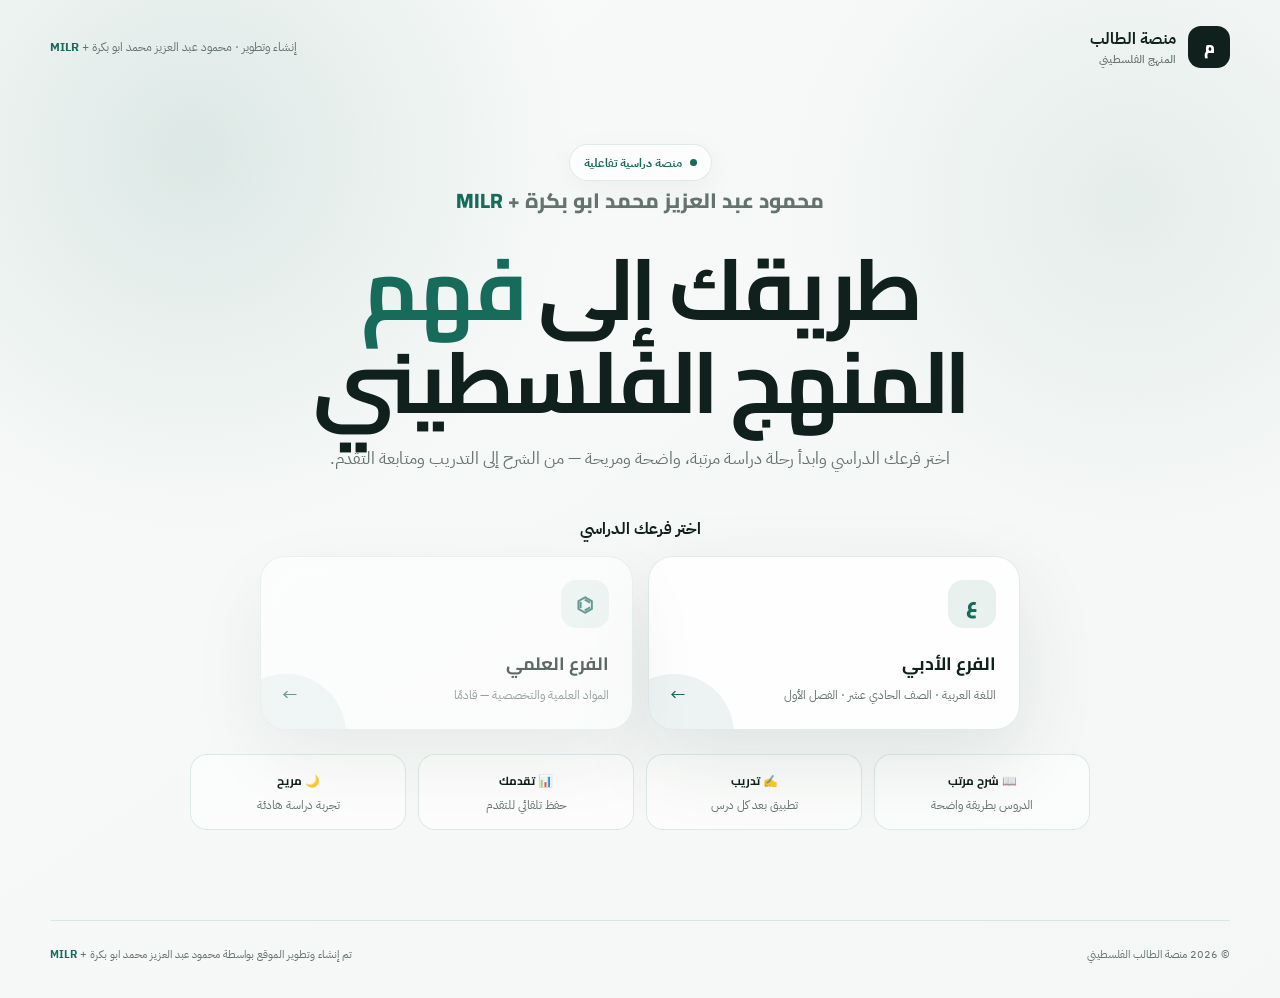
<file: index.html>
<!DOCTYPE html>
<html lang="ar" dir="rtl">

<head>
  <meta charset="UTF-8">
  <meta name="viewport" content="width=device-width, initial-scale=1.0">
  <meta name="description" content="منصة الطالب الفلسطيني للدراسة بطريقة مرتبة وتفاعلية.">
  <title>منصة الطالب الفلسطيني</title>
  <link rel="preconnect" href="https://fonts.googleapis.com">
  <link rel="preconnect" href="https://fonts.gstatic.com" crossorigin>
  <link
    href="https://fonts.googleapis.com/css2?family=Cairo:wght@400;500;600;700;800;900&family=IBM+Plex+Sans+Arabic:wght@400;500;600;700&display=swap"
    rel="stylesheet">
  <style>
    :root {
      --bg: #f5f7f6;
      --card: rgba(255, 255, 255, .82);
      --text: #10201c;
      --muted: #65736f;
      --accent: #176b5b;
      --accent-2: #0f574a;
      --border: rgba(23, 107, 91, .13);
      --shadow: 0 28px 80px rgba(20, 48, 42, .10);
    }

    * {
      box-sizing: border-box;
    }

    html {
      scroll-behavior: smooth;
    }

    body {
      margin: 0;
      min-height: 100vh;
      font-family: "IBM Plex Sans Arabic", "Cairo", sans-serif;
      color: var(--text);
      background:
        radial-gradient(circle at 15% 15%, rgba(23, 107, 91, .12), transparent 28%),
        radial-gradient(circle at 88% 20%, rgba(23, 107, 91, .08), transparent 25%),
        linear-gradient(145deg, #f8faf9, var(--bg));
      overflow-x: hidden;
    }

    a {
      color: inherit;
      text-decoration: none;
    }

    .page {
      width: min(1180px, calc(100% - 36px));
      margin: auto;
    }

    header {
      padding: 26px 0;
      display: flex;
      justify-content: space-between;
      align-items: center;
    }

    .brand {
      display: flex;
      align-items: center;
      gap: 12px;
      font-weight: 800;
    }

    .brand-mark {
      width: 42px;
      height: 42px;
      border-radius: 13px;
      display: grid;
      place-items: center;
      background: var(--text);
      color: white;
      font-family: "Cairo";
      font-weight: 900;
    }

    .brand small {
      display: block;
      color: var(--muted);
      font-size: .7rem;
      font-weight: 500;
    }

    .credit {
      color: var(--muted);
      font-size: .76rem;
    }

    .milr-link {
      color: var(--accent);
      font-weight: 800;
      transition: .3s ease;
    }

    .milr-link:hover {
      color: var(--accent-2);
    }

    .hero {
      min-height: calc(100vh - 94px);
      display: grid;
      place-items: center;
      padding: 50px 0 90px;
    }

    .hero-inner {
      width: min(900px, 100%);
      text-align: center;
    }

    .pill {
      display: inline-flex;
      align-items: center;
      gap: 8px;
      padding: 8px 14px;
      border: 1px solid var(--border);
      border-radius: 999px;
      background: rgba(255, 255, 255, .62);
      color: var(--accent);
      font-size: .78rem;
      font-weight: 700;
      box-shadow: 0 8px 30px rgba(20, 48, 42, .05);
    }

    .dot {
      width: 7px;
      height: 7px;
      border-radius: 50%;
      background: var(--accent);
    }

    h1 {
      margin: 22px 0 12px;
      font-family: "Cairo";
      font-size: clamp(2.5rem, 7vw, 5.4rem);
      line-height: 1.08;
      letter-spacing: -.045em;
    }

    h1 span {
      color: var(--accent);
    }

    .name {
      margin: 0 auto 14px;
      font-family: "Cairo";
      font-size: clamp(1rem, 2vw, 1.3rem);
      font-weight: 800;
      color: var(--muted);
    }

    .name-link {
      color: var(--accent);
      font-weight: 800;
      transition: .3s ease;
    }

    .name-link:hover {
      color: var(--accent-2);
    }

    .lead {
      max-width: 680px;
      margin: 0 auto;
      color: var(--muted);
      line-height: 2;
      font-size: clamp(.95rem, 2vw, 1.08rem);
    }

    .choice-title {
      margin: 42px 0 15px;
      font-weight: 800;
      font-size: 1rem;
    }

    .branches {
      display: grid;
      grid-template-columns: repeat(2, minmax(0, 1fr));
      gap: 15px;
      max-width: 760px;
      margin: auto;
    }

    .branch {
      position: relative;
      overflow: hidden;
      text-align: right;
      min-height: 145px;
      padding: 23px;
      border: 1px solid var(--border);
      border-radius: 25px;
      background: var(--card);
      box-shadow: var(--shadow);
      transition: transform .28s ease, border-color .28s ease, box-shadow .28s ease;
      backdrop-filter: blur(15px);
    }

    .branch:hover {
      transform: translateY(-6px);
      border-color: rgba(23, 107, 91, .35);
      box-shadow: 0 35px 90px rgba(20, 48, 42, .15);
    }

    .branch::after {
      content: "";
      position: absolute;
      width: 120px;
      height: 120px;
      border-radius: 50%;
      left: -35px;
      bottom: -65px;
      background: rgba(23, 107, 91, .07);
    }

    .icon {
      width: 48px;
      height: 48px;
      border-radius: 15px;
      display: grid;
      place-items: center;
      background: rgba(23, 107, 91, .09);
      color: var(--accent);
      font-family: "Cairo";
      font-weight: 900;
      font-size: 1.25rem;
      margin-bottom: 19px;
    }

    .branch h2 {
      margin: 0 0 5px;
      font-family: "Cairo";
      font-size: 1.12rem;
    }

    .branch p {
      margin: 0;
      color: var(--muted);
      font-size: .77rem;
      line-height: 1.7;
    }

    .arrow {
      position: absolute;
      left: 21px;
      bottom: 20px;
      color: var(--accent);
      font-size: 1.2rem;
      transition: transform .25s;
    }

    .branch:hover .arrow {
      transform: translateX(-5px);
    }

    .soon {
      opacity: .66;
      cursor: default;
    }

    .soon:hover {
      transform: none;
      box-shadow: var(--shadow);
      border-color: var(--border);
    }

    .features {
      display: grid;
      grid-template-columns: repeat(4, 1fr);
      gap: 12px;
      margin-top: 24px;
    }

    .feature {
      padding: 15px;
      border: 1px solid var(--border);
      border-radius: 17px;
      background: rgba(255, 255, 255, .5);
      color: var(--muted);
      font-size: .73rem;
    }

    .feature strong {
      display: block;
      color: var(--text);
      margin-bottom: 4px;
      font-family: "Cairo";
    }

    footer {
      padding: 25px 0 35px;
      display: flex;
      justify-content: space-between;
      gap: 15px;
      color: var(--muted);
      font-size: .7rem;
      border-top: 1px solid var(--border);
    }

    .milr-link {
      color: var(--accent);
      font-weight: 800;
      transition: .3s ease;
    }

    .milr-link:hover {
      color: var(--accent-2);
    }

    @media (max-width:720px) {
      .page {
        width: min(100% - 24px, 1180px);
      }

      header {
        padding: 18px 0;
      }

      .credit {
        display: none;
      }

      .hero {
        min-height: auto;
        padding: 65px 0 55px;
      }

      .branches {
        grid-template-columns: 1fr;
      }

      .features {
        grid-template-columns: repeat(2, 1fr);
      }

      footer {
        flex-direction: column;
      }
    }
  </style>
</head>

<body>
  <div class="page">
    <header>
      <a class="brand" href="index.html">
        <span class="brand-mark">م</span>
        <span>منصة الطالب<small>المنهج الفلسطيني</small></span>
      </a>
      <span class="credit">
        إنشاء وتطوير · محمود عبد العزيز محمد ابو بكرة +
        <a href="https://mohammed-iyad.github.io/personal-website/" target="_blank" class="milr-link">MILR</a>
      </span>
    </header>

    <main class="hero">
      <div class="hero-inner">
        <span class="pill"><span class="dot"></span> منصة دراسية تفاعلية</span>

        <div class="name">
          محمود عبد العزيز محمد ابو بكرة +
          <a href="https://mohammed-iyad.github.io/personal-website/" target="_blank" class="name-link">MILR</a>
        </div>

        <h1>طريقك إلى <span>فهم</span><br>المنهج الفلسطيني</h1>
        <p class="lead">اختر فرعك الدراسي وابدأ رحلة دراسة مرتبة، واضحة ومريحة — من الشرح إلى التدريب ومتابعة التقدم.
        </p>

        <div class="choice-title">اختر فرعك الدراسي</div>
        <div class="branches">
          <a class="branch" href="literary.html">
            <div class="icon">ع</div>
            <h2>الفرع الأدبي</h2>
            <p>اللغة العربية · الصف الحادي عشر · الفصل الأول</p>
            <span class="arrow">←</span>
          </a>

          <div class="branch soon">
            <div class="icon">⌬</div>
            <h2>الفرع العلمي</h2>
            <p>المواد العلمية والتخصصية — قادمًا</p>
            <span class="arrow">←</span>
          </div>
        </div>

        <div class="features">
          <div class="feature"><strong>📖 شرح مرتب</strong>الدروس بطريقة واضحة</div>
          <div class="feature"><strong>✍️ تدريب</strong>تطبيق بعد كل درس</div>
          <div class="feature"><strong>📊 تقدمك</strong>حفظ تلقائي للتقدم</div>
          <div class="feature"><strong>🌙 مريح</strong>تجربة دراسة هادئة</div>
        </div>
      </div>
    </main>

    <footer>
      <span>© 2026 منصة الطالب الفلسطيني</span>
      <span>
        تم إنشاء وتطوير الموقع بواسطة محمود عبد العزيز محمد ابو بكرة +
        <a href="https://mohammed-iyad.github.io/personal-website/" target="_blank" class="milr-link">MILR</a>
      </span>
    </footer>
  </div>
</body>

</html>
</file>
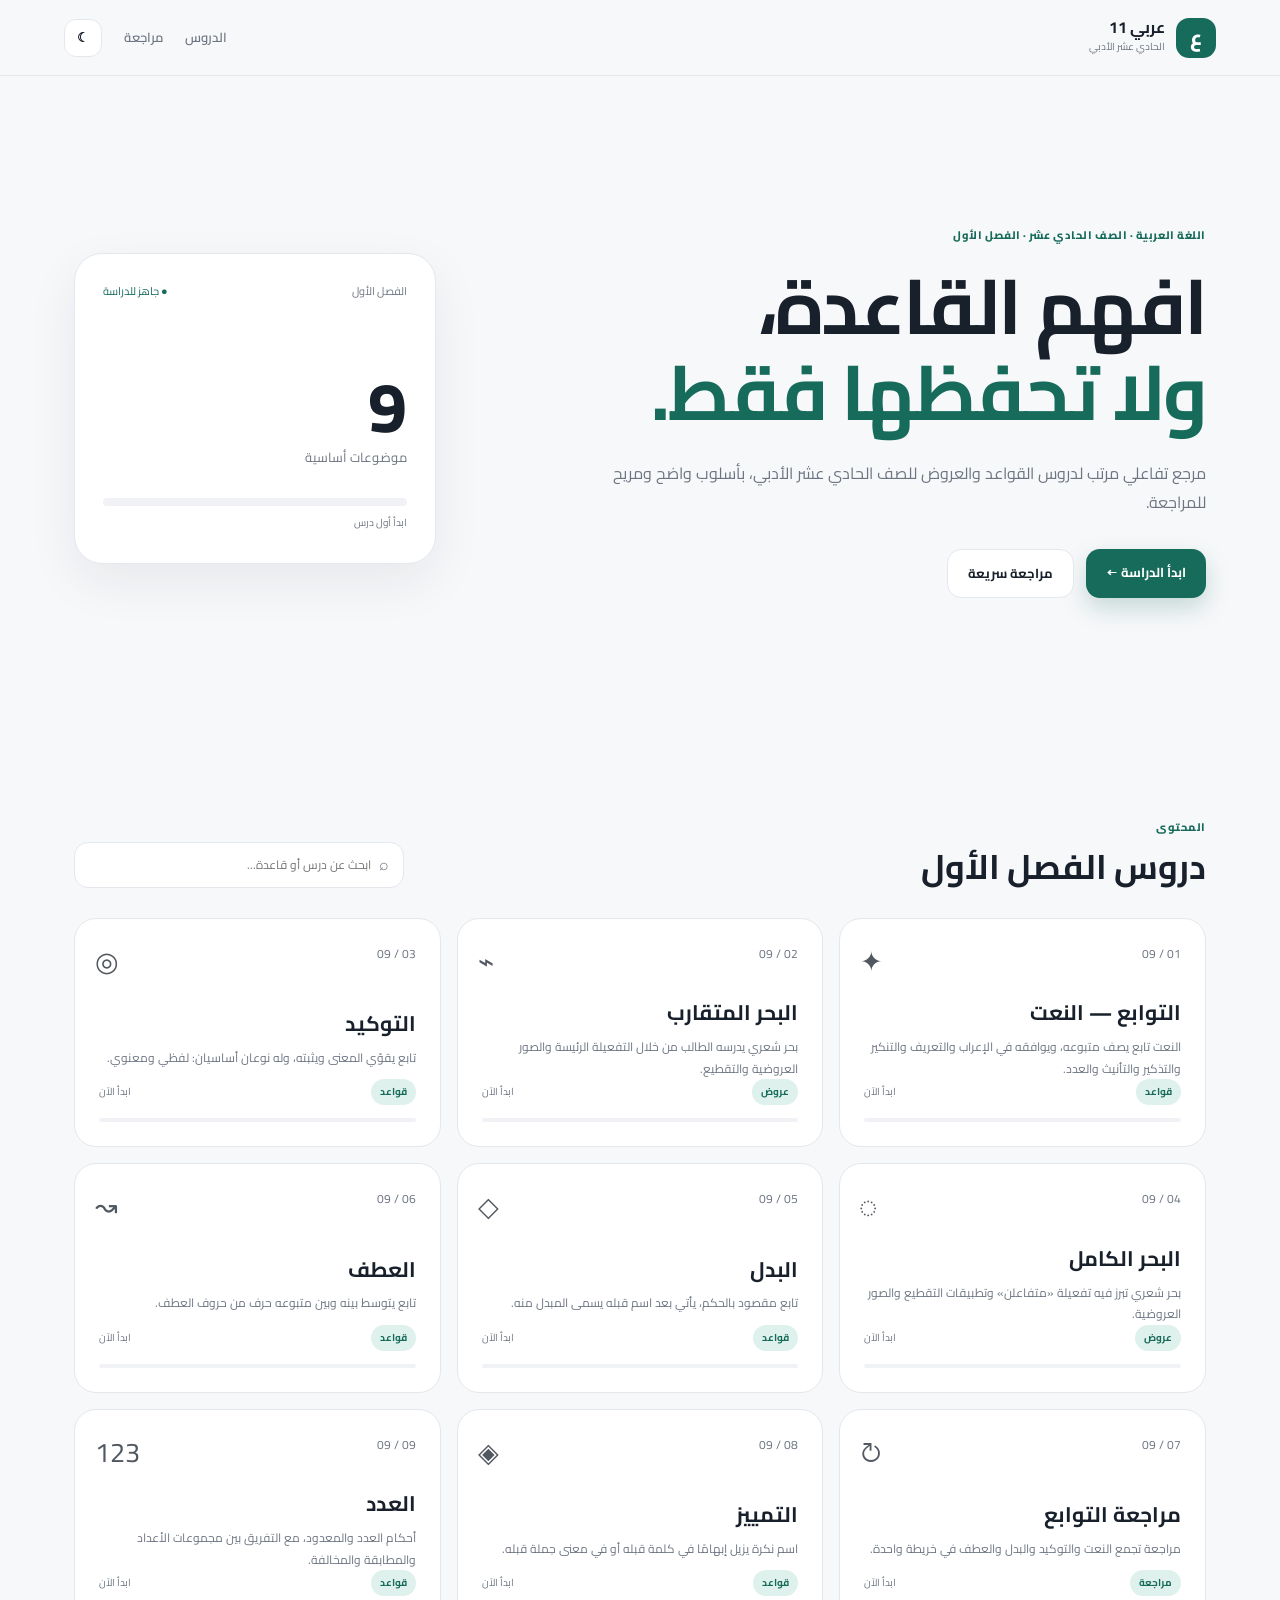
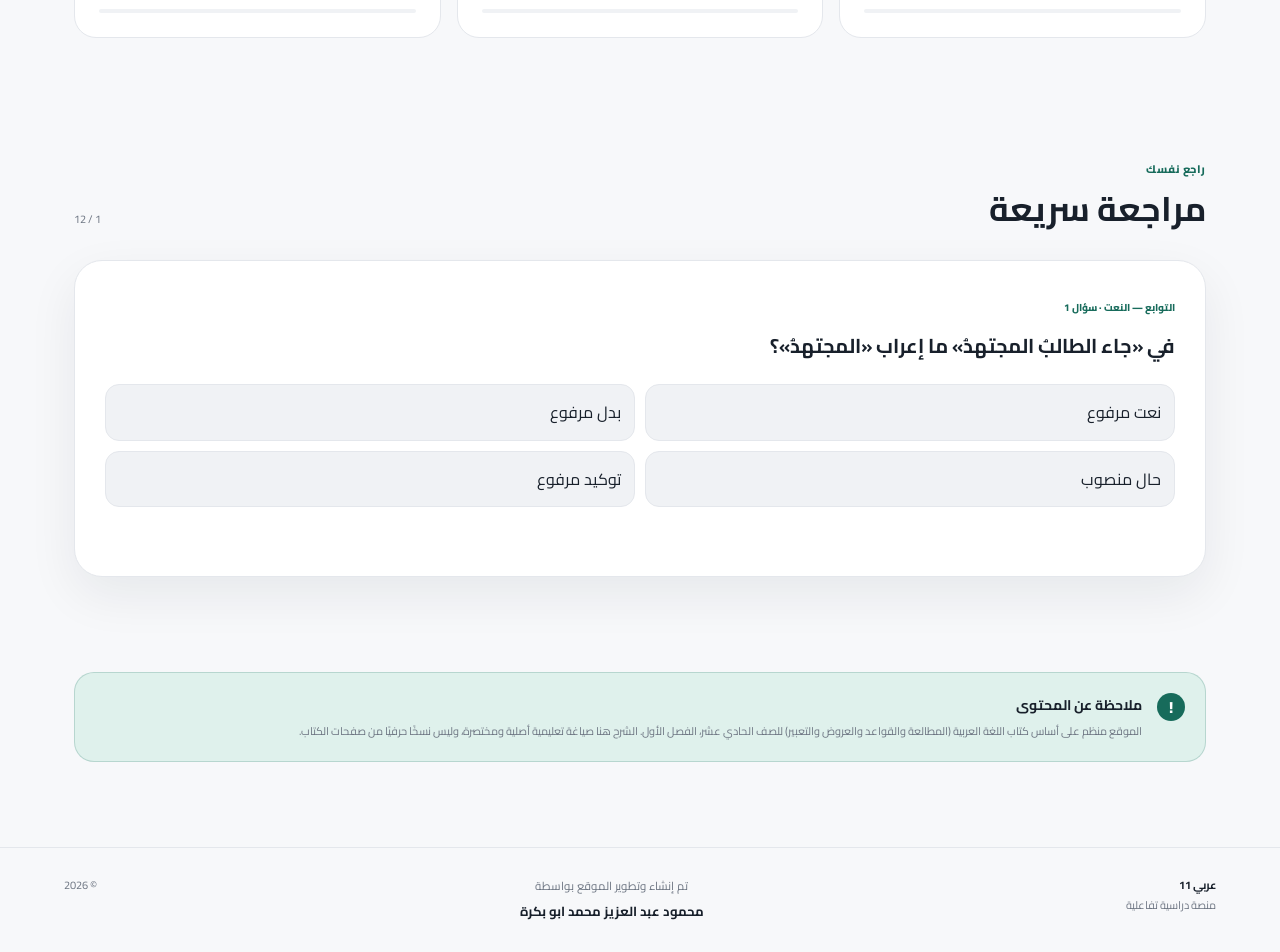
<file: literary.html>
<!doctype html>
<html lang="ar" dir="rtl">
<head>
  <meta charset="UTF-8">
  <meta name="viewport" content="width=device-width, initial-scale=1.0">
  <meta name="description" content="منصة دراسية تفاعلية لقواعد وعروض اللغة العربية للصف الحادي عشر الأدبي - الفصل الأول">
  <title>عربي 11 — اللغة العربية للصف الحادي عشر الأدبي | الحادي عشر الأدبي</title>
  <link rel="preconnect" href="https://fonts.googleapis.com">
  <link rel="preconnect" href="https://fonts.gstatic.com" crossorigin>
  <link href="https://fonts.googleapis.com/css2?family=Cairo:wght@400;500;600;700;800&family=IBM+Plex+Sans+Arabic:wght@400;500;600;700&display=swap" rel="stylesheet">
  <link rel="stylesheet" href="style.css">
</head>
<body>
  <div class="progress-line"><span id="readingProgress"></span></div>

  <header class="site-header">
    <a class="brand" href="index.html" aria-label="الصفحة الرئيسية">
      <span class="brand-mark">ع</span>
      <span>
        <strong>عربي 11</strong>
        <small>الحادي عشر الأدبي</small>
      </span>
    </a>

    <nav class="main-nav" aria-label="التنقل الرئيسي">
      <a href="#lessons">الدروس</a>
      <a href="#quick-review">مراجعة</a>
      <button id="themeToggle" class="icon-btn" type="button" aria-label="تبديل الوضع">☾</button>
    </nav>
  </header>

  <main id="top">
    <section class="hero">
      <div class="hero-content reveal">
        <span class="eyebrow">اللغة العربية · الصف الحادي عشر · الفصل الأول</span>
        <h1>افهم القاعدة،<br><span>ولا تحفظها فقط.</span></h1>
        <p>مرجع تفاعلي مرتب لدروس القواعد والعروض للصف الحادي عشر الأدبي، بأسلوب واضح ومريح للمراجعة.</p>
        <div class="hero-actions">
          <a class="primary-btn" href="#lessons">ابدأ الدراسة <span>←</span></a>
          <a class="ghost-btn" href="#quick-review">مراجعة سريعة</a>
        </div>
      </div>
      <div class="hero-card reveal">
        <div class="hero-card-top">
          <span>الفصل الأول</span>
          <span class="status-dot">● جاهز للدراسة</span>
        </div>
        <div class="hero-stat"><strong>9</strong><span>موضوعات أساسية</span></div>
        <div class="mini-progress"><span style="width:0%" id="heroProgress"></span></div>
        <small id="heroProgressText">ابدأ أول درس</small>
      </div>
    </section>

    <section class="section" id="lessons">
      <div class="section-heading reveal">
        <div>
          <span class="eyebrow">المحتوى</span>
          <h2>دروس الفصل الأول</h2>
        </div>
        <div class="search-wrap">
          <span>⌕</span>
          <input id="searchInput" type="search" placeholder="ابحث عن درس أو قاعدة..." autocomplete="off">
        </div>
      </div>

      <div class="lesson-grid" id="lessonGrid"></div>
      <p class="empty-state" id="emptyState" hidden>لم نجد درسًا بهذا الاسم.</p>
    </section>

    <section class="section review-section" id="quick-review">
      <div class="section-heading reveal">
        <div>
          <span class="eyebrow">راجع نفسك</span>
          <h2>مراجعة سريعة</h2>
        </div>
        <span class="review-count" id="reviewCount"></span>
      </div>
      <div id="quizBox" class="quiz-box reveal"></div>
    </section>

    <section class="section notes-section">
      <div class="note-card reveal">
        <span class="note-icon">!</span>
        <div>
          <h3>ملاحظة عن المحتوى</h3>
          <p>الموقع منظم على أساس كتاب اللغة العربية (المطالعة والقواعد والعروض والتعبير) للصف الحادي عشر، الفصل الأول. الشرح هنا صياغة تعليمية أصلية ومختصرة، وليس نسخًا حرفيًا من صفحات الكتاب.</p>
        </div>
      </div>
    </section>
  </main>

  <footer class="site-footer">
    <div>
      <strong>عربي 11</strong>
      <span>منصة دراسية تفاعلية</span>
    </div>
    <div class="footer-credit">
      <span>تم إنشاء وتطوير الموقع بواسطة</span>
      <strong>محمود عبد العزيز محمد ابو بكرة</strong>
    </div>
    <span>© 2026</span>
  </footer>

  <script src="script.js"></script>
</body>
</html>
</file>
<file: style.css>
*{box-sizing:border-box;margin:0;padding:0}

:root{
  --bg:#f7f8fa;--surface:#fff;--surface-2:#f0f2f5;--text:#18202b;--muted:#6d7582;
  --line:#e4e7ec;--accent:#176b5b;--accent-2:#dff1ec;--shadow:0 18px 50px rgba(20,30,40,.07);
  --radius:22px
}

[data-theme="dark"]{
  --bg:#0d1117;--surface:#151b23;--surface-2:#1d2630;--text:#eef3f5;--muted:#a5afb9;
  --line:#29333e;--accent:#63c8b2;--accent-2:#173b35;--shadow:0 20px 55px rgba(0,0,0,.25)
}

html{
  scroll-behavior:smooth;
  scroll-padding-top:90px
}

body{
  font-family:"Cairo","IBM Plex Sans Arabic",sans-serif;
  background:var(--bg);
  color:var(--text);
  line-height:1.8;
  min-height:100vh
}

button,input{font:inherit}

a{text-decoration:none;color:inherit}

.progress-line{
  position:fixed;
  top:0;
  right:0;
  left:0;
  height:3px;
  background:transparent;
  z-index:100
}

.progress-line span{
  display:block;
  height:100%;
  width:0;
  background:var(--accent);
  transition:width .08s linear
}

.site-header{
  height:76px;
  position:sticky;
  top:0;
  z-index:50;
  display:flex;
  align-items:center;
  justify-content:space-between;
  padding:0 clamp(18px,5vw,72px);
  background:color-mix(in srgb,var(--bg) 88%,transparent);
  backdrop-filter:blur(16px);
  border-bottom:1px solid var(--line)
}

.brand{
  display:flex;
  align-items:center;
  gap:11px
}

.brand-mark{
  width:40px;
  height:40px;
  display:grid;
  place-items:center;
  border-radius:13px;
  background:var(--accent);
  color:white;
  font-weight:800;
  font-size:21px
}

.brand strong{
  display:block;
  font-size:16px;
  line-height:1.1
}

.brand small{
  display:block;
  color:var(--muted);
  font-size:10px;
  margin-top:2px
}

.main-nav{
  display:flex;
  align-items:center;
  gap:22px;
  font-size:13px;
  font-weight:600
}

.main-nav a{
  color:var(--muted);
  transition:.2s
}

.main-nav a:hover{color:var(--text)}

.icon-btn{
  border:1px solid var(--line);
  background:var(--surface);
  color:var(--text);
  width:38px;
  height:38px;
  border-radius:12px;
  cursor:pointer
}

.hero{
  max-width:1180px;
  margin:auto;
  padding:105px 24px 90px;
  display:grid;
  grid-template-columns:1.45fr .75fr;
  gap:70px;
  align-items:center;
  min-height:650px
}

.eyebrow{
  font-size:11px;
  color:var(--accent);
  font-weight:800;
  letter-spacing:.05em
}

.hero h1{
  font-size:clamp(44px,6vw,78px);
  line-height:1.12;
  letter-spacing:-2px;
  margin:15px 0 24px
}

.hero h1 span{color:var(--accent)}

.hero p{
  max-width:650px;
  color:var(--muted);
  font-size:16px
}

.hero-actions{
  display:flex;
  gap:12px;
  margin-top:32px;
  flex-wrap:wrap
}

.primary-btn,.ghost-btn{
  padding:12px 20px;
  border-radius:14px;
  font-weight:700;
  font-size:13px;
  transition:transform .2s,box-shadow .2s
}

.primary-btn{
  background:var(--accent);
  color:#fff;
  box-shadow:0 10px 25px color-mix(in srgb,var(--accent) 22%,transparent)
}

.ghost-btn{
  background:var(--surface);
  border:1px solid var(--line)
}

.primary-btn:hover,.ghost-btn:hover{
  transform:translateY(-2px)
}

.hero-card{
  background:var(--surface);
  border:1px solid var(--line);
  border-radius:28px;
  padding:28px;
  box-shadow:var(--shadow);
  transform:rotate(1.2deg)
}

.hero-card-top{
  display:flex;
  justify-content:space-between;
  font-size:11px;
  color:var(--muted);
  margin-bottom:70px
}

.status-dot{color:var(--accent)}

.hero-stat strong{
  display:block;
  font-size:70px;
  line-height:1;
  font-weight:800
}

.hero-stat span{
  color:var(--muted);
  font-size:13px
}

.mini-progress{
  height:8px;
  background:var(--surface-2);
  border-radius:20px;
  margin-top:28px;
  overflow:hidden
}

.mini-progress span{
  display:block;
  height:100%;
  background:var(--accent);
  border-radius:20px;
  transition:width .7s
}

.hero-card small{
  color:var(--muted);
  font-size:10px
}

.section{
  max-width:1180px;
  margin:auto;
  padding:85px 24px
}

.section-heading{
  display:flex;
  justify-content:space-between;
  align-items:end;
  gap:20px;
  margin-bottom:30px
}

.section-heading h2{
  font-size:34px;
  line-height:1.2;
  margin-top:7px
}

.search-wrap{
  display:flex;
  align-items:center;
  gap:8px;
  width:min(330px,100%);
  height:46px;
  padding:0 14px;
  background:var(--surface);
  border:1px solid var(--line);
  border-radius:14px;
  color:var(--muted)
}

.search-wrap input{
  border:0;
  outline:0;
  background:transparent;
  color:var(--text);
  width:100%;
  font-size:12px
}

.lesson-grid{
  display:grid;
  grid-template-columns:repeat(3,1fr);
  gap:16px
}

.lesson-card{
  position:relative;
  background:var(--surface);
  border:1px solid var(--line);
  border-radius:var(--radius);
  padding:24px;
  min-height:210px;
  display:flex;
  flex-direction:column;
  justify-content:space-between;
  overflow:hidden;
  transition:transform .25s,border-color .25s,box-shadow .25s
}

.lesson-card:hover{
  transform:translateY(-5px);
  box-shadow:var(--shadow);
  border-color:color-mix(in srgb,var(--accent) 35%,var(--line))
}

.lesson-number{
  font-size:12px;
  color:var(--muted)
}

.lesson-icon{
  position:absolute;
  left:20px;
  top:18px;
  font-size:27px;
  opacity:.75
}

.lesson-card h3{
  font-size:21px;
  margin-top:30px
}

.lesson-card p{
  color:var(--muted);
  font-size:12px;
  margin-top:4px
}

.lesson-meta{
  display:flex;
  justify-content:space-between;
  align-items:center;
  color:var(--muted);
  font-size:10px
}

.type-pill{
  padding:4px 9px;
  background:var(--accent-2);
  color:var(--accent);
  border-radius:999px;
  font-weight:700
}

.lesson-progress{
  height:4px;
  background:var(--surface-2);
  border-radius:20px;
  margin-top:13px;
  overflow:hidden
}

.lesson-progress span{
  display:block;
  height:100%;
  width:0;
  background:var(--accent);
  transition:width .5s
}

.empty-state{
  text-align:center;
  color:var(--muted);
  padding:30px
}

.review-section{padding-top:30px}

.quiz-box{
  background:var(--surface);
  border:1px solid var(--line);
  border-radius:28px;
  padding:30px;
  box-shadow:var(--shadow)
}

.quiz-kicker{
  font-size:10px;
  color:var(--accent);
  font-weight:800
}

.quiz-question{
  font-size:20px;
  font-weight:700;
  margin:8px 0 20px
}

.answers{
  display:grid;
  grid-template-columns:repeat(2,1fr);
  gap:10px
}

.answer{
  border:1px solid var(--line);
  background:var(--surface-2);
  color:var(--text);
  padding:13px;
  border-radius:14px;
  cursor:pointer;
  text-align:right;
  transition:.2s
}

.answer:hover{border-color:var(--accent)}

.answer.correct{
  background:var(--accent-2);
  border-color:var(--accent);
  color:var(--accent)
}

.answer.wrong{opacity:.55}

.quiz-feedback{
  margin-top:15px;
  font-size:12px;
  color:var(--muted);
  min-height:24px
}

.quiz-next{
  margin-top:15px;
  border:0;
  background:var(--accent);
  color:#fff;
  padding:10px 17px;
  border-radius:12px;
  cursor:pointer;
  font-weight:700
}

.review-count{
  font-size:11px;
  color:var(--muted)
}

.notes-section{padding-top:10px}

.note-card{
  display:flex;
  gap:15px;
  align-items:flex-start;
  background:var(--accent-2);
  border:1px solid color-mix(in srgb,var(--accent) 20%,transparent);
  border-radius:20px;
  padding:20px
}

.note-icon{
  width:28px;
  height:28px;
  border-radius:50%;
  background:var(--accent);
  color:#fff;
  display:grid;
  place-items:center;
  font-weight:800;
  flex:none
}

.note-card h3{font-size:14px}

.note-card p{
  font-size:11px;
  color:var(--muted);
  margin-top:3px
}

.site-footer{
  border-top:1px solid var(--line);
  padding:28px max(24px,5vw);
  display:flex;
  justify-content:space-between;
  color:var(--muted);
  font-size:11px
}

.site-footer strong{
  color:var(--text);
  display:block
}

.site-footer span{display:block}

.reveal{
  opacity:0;
  transform:translateY(18px);
  transition:opacity .7s ease,transform .7s ease
}

.reveal.visible{
  opacity:1;
  transform:none
}


/* Tablet */

@media (max-width:850px){

  .hero{
    grid-template-columns:1fr;
    gap:35px;
    padding:75px 25px 60px
  }

  .hero-card{
    max-width:520px;
    width:100%;
    margin:auto
  }

  .lesson-grid{
    grid-template-columns:repeat(2,1fr)
  }

  .section-heading{
    align-items:flex-start;
    flex-direction:column;
    gap:18px
  }

  .search-wrap{
    width:100%
  }
}


/* Mobile */

@media (max-width:560px){

  .site-header{
    height:68px
  }

  .main-nav a{
    display:none
  }

  .hero{
    padding:65px 18px
  }

  .hero h1{
    font-size:46px;
    letter-spacing:-1px
  }

  .hero-card{
    max-width:100%
  }

  .section{
    padding:60px 18px
  }

  .lesson-grid{
    grid-template-columns:1fr
  }

  .answers{
    grid-template-columns:1fr
  }

  .site-footer{
    flex-direction:column;
    gap:10px
  }
}


/* V3 — تجربة الدرس الكاملة */

body.lesson-open{
  overflow:hidden
}

#lessonModal{
  position:fixed;
  inset:0;
  z-index:200;
  display:grid;
  place-items:center
}

.lesson-overlay{
  position:absolute;
  inset:0;
  background:rgba(5,10,14,.68);
  backdrop-filter:blur(10px)
}

.lesson-shell{
  position:relative;
  width:min(1180px,calc(100% - 28px));
  height:min(88vh,820px);
  display:grid;
  grid-template-columns:310px 1fr;
  background:var(--surface);
  border:1px solid var(--line);
  border-radius:28px;
  overflow:hidden;
  box-shadow:0 35px 100px rgba(0,0,0,.3)
}

.lesson-sidebar{
  background:var(--surface-2);
  border-left:1px solid var(--line);
  padding:34px 25px;
  display:flex;
  flex-direction:column;
  position:relative
}

.lesson-sidebar h2{
  font-size:28px;
  line-height:1.35;
  margin:9px 0
}

.lesson-sidebar>p{
  font-size:11px;
  color:var(--muted);
  line-height:2;
  margin-bottom:22px
}

.modal-close{
  position:absolute;
  left:18px;
  top:17px;
  border:1px solid var(--line);
  background:var(--surface);
  color:var(--text);
  width:38px;
  height:38px;
  border-radius:12px;
  font-size:22px;
  cursor:pointer;
  z-index:2
}

.lesson-side-nav{
  display:grid;
  gap:7px
}

.side-tab{
  border:1px solid transparent;
  background:transparent;
  color:var(--muted);
  padding:11px 12px;
  border-radius:12px;
  text-align:right;
  font-size:11px;
  cursor:pointer;
  transition:.2s
}

.side-tab:hover{
  background:var(--surface);
  color:var(--text)
}

.side-tab.active{
  background:var(--surface);
  border-color:var(--line);
  color:var(--accent);
  font-weight:800;
  box-shadow:0 5px 15px rgba(20,30,40,.04)
}

.side-done{
  margin-top:auto;
  border:0;
  cursor:pointer
}

.lesson-main{
  overflow:auto;
  padding:38px 42px;
  scroll-behavior:smooth;
  min-width:0;
  min-height:0
}

.lesson-top{
  display:flex;
  justify-content:space-between;
  align-items:flex-start;
  gap:20px;
  border-bottom:1px solid var(--line);
  padding-bottom:22px;
  margin-bottom:25px
}

.lesson-top h3{
  font-size:30px;
  margin-top:5px
}

.lesson-counter{
  font-size:11px;
  color:var(--muted);
  padding:7px 10px;
  background:var(--surface-2);
  border-radius:9px
}

.tab-panel{display:none}

.tab-panel.active{
  display:block;
  animation:panelIn .35s ease
}

@keyframes panelIn{
  from{
    opacity:0;
    transform:translateY(8px)
  }
  to{
    opacity:1;
    transform:none
  }
}

.lesson-intro{
  padding:19px 20px;
  border:1px solid var(--line);
  border-radius:18px;
  background:var(--surface-2);
  margin-bottom:15px
}

.lesson-intro p{
  font-size:12px;
  color:var(--muted);
  line-height:2;
  margin-top:7px
}

.section-badge{
  display:inline-flex;
  font-size:9px;
  font-weight:800;
  color:var(--accent);
  background:var(--accent-2);
  padding:4px 9px;
  border-radius:999px
}

.content-stack{
  display:grid;
  gap:10px
}

.content-card{
  display:grid;
  grid-template-columns:44px 1fr;
  gap:14px;
  border:1px solid var(--line);
  border-radius:17px;
  padding:19px;
  background:var(--surface);
  transition:.2s;
  min-width:0
}

.content-card:hover{
  transform:translateY(-2px);
  box-shadow:var(--shadow)
}

.content-card.memorize{
  background:var(--accent-2);
  border-color:color-mix(in srgb,var(--accent) 25%,var(--line))
}

.content-index{
  width:35px;
  height:35px;
  border-radius:11px;
  background:var(--surface-2);
  display:grid;
  place-items:center;
  color:var(--accent);
  font-size:10px;
  font-weight:800
}

.content-tag{
  font-size:9px;
  color:var(--accent);
  font-weight:800
}

.content-card h4{
  font-size:15px;
  margin:2px 0 4px
}

.content-card p{
  font-size:11px;
  color:var(--muted);
  line-height:2;
  overflow-wrap:anywhere
}

.meter-card{
  margin-top:16px;
  border:1px solid var(--line);
  border-radius:20px;
  padding:20px;
  background:var(--surface-2);
  display:grid;
  grid-template-columns:.6fr 1.4fr;
  gap:18px;
  align-items:center;
  min-width:0
}

.meter-card strong{
  display:block;
  font-size:30px;
  color:var(--accent);
  margin-top:3px
}

.mini-label{
  font-size:9px;
  color:var(--muted);
  display:block
}

.meter-card code{
  display:block;
  font-family:inherit;
  font-size:13px;
  margin-top:5px;
  direction:rtl;
  white-space:normal;
  overflow-wrap:anywhere
}

.forms{
  grid-column:1/-1;
  display:flex;
  gap:7px;
  align-items:center;
  flex-wrap:wrap;
  font-size:9px;
  color:var(--muted)
}

.forms b{
  background:var(--surface);
  border:1px solid var(--line);
  padding:7px 10px;
  border-radius:9px;
  cursor:pointer;
  color:var(--text)
}

.forms b.chosen{
  border-color:var(--accent);
  color:var(--accent);
  background:var(--accent-2)
}

.number-table-wrap{
  overflow:auto;
  margin-top:16px;
  border:1px solid var(--line);
  border-radius:18px
}

.number-table-wrap table{
  width:100%;
  border-collapse:collapse;
  min-width:720px
}

.number-table-wrap th,
.number-table-wrap td{
  padding:12px;
  text-align:right;
  border-bottom:1px solid var(--line);
  font-size:10px;
  vertical-align:top
}

.number-table-wrap th{
  background:var(--surface-2);
  color:var(--accent);
  font-weight:800
}

.number-table-wrap tr:last-child td{
  border-bottom:0
}

.panel-heading{
  margin-bottom:16px
}

.panel-heading h4,
.howto h4,
.summary-card h4,
.practice-head h4{
  font-size:22px;
  margin:7px 0 3px
}

.panel-heading p{
  font-size:11px;
  color:var(--muted)
}

.examples-grid{
  display:grid;
  grid-template-columns:1fr 1fr;
  gap:12px
}

.example-card{
  border:1px solid var(--line);
  border-radius:18px;
  padding:18px;
  cursor:pointer;
  transition:.2s;
  background:var(--surface);
  min-width:0
}

.example-card:hover{
  border-color:color-mix(in srgb,var(--accent) 35%,var(--line))
}

.example-head{
  display:flex;
  justify-content:space-between;
  color:var(--muted);
  font-size:9px
}

.sentence{
  font-size:18px;
  font-weight:800;
  margin:22px 0;
  text-align:center;
  overflow-wrap:anywhere
}

.example-answer{
  display:none;
  border-top:1px solid var(--line);
  padding-top:14px;
  font-size:11px;
  color:var(--text);
  line-height:2
}

.example-answer small{
  display:block;
  color:var(--muted);
  margin-top:4px
}

.example-card.open .example-answer{
  display:block
}

.howto{
  border:1px solid var(--line);
  border-radius:20px;
  padding:24px;
  background:var(--surface)
}

.howto ol{
  list-style:none;
  display:grid;
  gap:10px;
  margin-top:18px
}

.howto li{
  display:flex;
  gap:12px;
  align-items:center;
  border:1px solid var(--line);
  padding:12px;
  border-radius:13px
}

.howto li b{
  width:28px;
  height:28px;
  border-radius:9px;
  background:var(--accent-2);
  color:var(--accent);
  display:grid;
  place-items:center;
  font-size:10px;
  flex:none
}

.howto li span{
  font-size:11px;
  color:var(--muted)
}

.summary-card{
  border:1px solid var(--line);
  border-radius:20px;
  padding:24px;
  background:var(--surface)
}

.summary-card ul{
  list-style:none;
  display:grid;
  gap:9px;
  margin-top:18px
}

.summary-card li{
  font-size:11px;
  color:var(--muted);
  display:flex;
  gap:9px;
  line-height:2
}

.summary-card li span{
  color:var(--accent);
  font-weight:800
}

.practice-head{
  display:flex;
  justify-content:space-between;
  align-items:flex-end;
  gap:15px;
  margin-bottom:16px
}

.random-practice{
  border:1px solid var(--line);
  cursor:pointer;
  padding:9px 12px
}

.practice-list{
  display:grid;
  gap:12px
}

.practice-question{
  border:1px solid var(--line);
  border-radius:18px;
  padding:18px;
  background:var(--surface);
  min-width:0
}

.practice-q{
  font-size:13px;
  font-weight:800;
  margin-bottom:13px;
  overflow-wrap:anywhere
}

.practice-options{
  display:grid;
  grid-template-columns:1fr 1fr;
  gap:8px
}

.practice-options button{
  border:1px solid var(--line);
  background:var(--surface-2);
  color:var(--text);
  padding:10px;
  border-radius:11px;
  text-align:right;
  font-size:10px;
  cursor:pointer;
  min-width:0
}

.practice-options button:hover{
  border-color:var(--accent)
}

.practice-options button.correct{
  border-color:var(--accent);
  background:var(--accent-2);
  color:var(--accent)
}

.practice-options button.wrong{
  opacity:.5
}

.practice-feedback{
  font-size:10px;
  color:var(--muted);
  margin-top:10px;
  min-height:18px;
  overflow-wrap:anywhere
}


/* Tablet lesson */

@media (max-width:850px){

  .lesson-shell{
    grid-template-columns:1fr;
    grid-template-rows:auto minmax(0,1fr);
    height:92vh;
    min-height:0
  }

  .lesson-sidebar{
    border-left:0;
    border-bottom:1px solid var(--line);
    padding:22px 20px;
    min-height:0;
    overflow:hidden
  }

  .lesson-sidebar h2{
    font-size:22px;
    margin-left:45px
  }

  .lesson-sidebar>p{
    display:none
  }

  .lesson-side-nav{
    grid-template-columns:repeat(5,1fr);
    gap:5px
  }

  .side-tab{
    padding:9px 5px;
    text-align:center;
    font-size:9px
  }

  .side-tab::first-letter{
    font-size:0
  }

  .side-done{
    margin-top:10px
  }

  .lesson-main{
    min-height:0;
    overflow-y:auto;
    overflow-x:hidden;
    padding:25px 20px
  }

  .examples-grid{
    grid-template-columns:1fr
  }

  .meter-card{
    grid-template-columns:1fr
  }

  .forms{
    grid-column:auto
  }
}


/* Mobile lesson */

@media (max-width:560px){

  .lesson-shell{
    width:100%;
    height:100vh;
    max-height:100vh;
    min-height:0;
    grid-template-rows:auto minmax(0,1fr);
    border-radius:0
  }

  .lesson-sidebar{
    padding:18px 14px;
    overflow:hidden
  }

  .lesson-sidebar h2{
    font-size:19px
  }

  .lesson-side-nav{
    overflow-x:auto;
    overflow-y:hidden;
    display:flex;
    width:100%;
    padding-bottom:2px
  }

  .side-tab{
    min-width:95px;
    flex:0 0 95px
  }

  .lesson-main{
    min-height:0;
    height:100%;
    padding:22px 14px;
    overflow-y:auto;
    overflow-x:hidden;
    -webkit-overflow-scrolling:touch
  }

  .lesson-top{
    gap:10px
  }

  .lesson-top h3{
    font-size:24px;
    overflow-wrap:anywhere
  }

  .content-card{
    grid-template-columns:1fr;
    min-width:0
  }

  .content-index{
    display:none
  }

  .practice-options{
    grid-template-columns:1fr
  }

  .number-table-wrap{
    width:100%;
    overflow-x:auto;
    -webkit-overflow-scrolling:touch
  }

  .number-table-wrap table{
    min-width:650px
  }

  .modal-close{
    left:12px;
    top:12px
  }

  .meter-card{
    min-width:0
  }

  .examples-grid{
    grid-template-columns:1fr
  }

  .example-card{
    min-width:0
  }
}


/* Home hero + branch selector */

.hero-home{
  min-height:650px
}

.creator-name{
  display:inline-block;
  margin:8px 0 18px;
  font-family:"Cairo",sans-serif;
  font-size:clamp(1rem,2vw,1.35rem);
  font-weight:800;
  letter-spacing:.01em;
  opacity:.92
}

.branch-title{
  margin:26px 0 12px;
  font-size:.92rem;
  font-weight:800
}

.branch-grid{
  display:grid;
  grid-template-columns:repeat(2,minmax(0,1fr));
  gap:12px;
  max-width:720px
}

.branch-card{
  display:flex;
  align-items:center;
  gap:13px;
  min-height:82px;
  padding:14px 16px;
  border:1px solid var(--border);
  border-radius:20px;
  color:inherit;
  text-decoration:none;
  background:color-mix(in srgb,var(--card) 88%,transparent);
  box-shadow:0 10px 30px rgba(0,0,0,.04);
  transition:transform .25s ease,border-color .25s ease,box-shadow .25s ease
}

.branch-card:hover{
  transform:translateY(-4px);
  border-color:var(--accent);
  box-shadow:0 16px 34px rgba(0,0,0,.08)
}

.branch-icon{
  width:46px;
  height:46px;
  display:grid;
  place-items:center;
  flex:0 0 46px;
  border-radius:14px;
  background:var(--soft);
  color:var(--accent);
  font-size:1.25rem;
  font-weight:800
}

.branch-info{
  display:flex;
  flex-direction:column;
  gap:3px;
  min-width:0
}

.branch-info strong{
  font-size:.98rem
}

.branch-info small{
  color:var(--muted);
  font-size:.72rem;
  line-height:1.6
}

.branch-arrow{
  margin-inline-start:auto;
  color:var(--muted);
  font-size:1.15rem;
  transition:transform .25s ease
}

.branch-card:hover .branch-arrow{
  transform:translateX(-4px)
}

.science-note{
  margin:10px 2px 0;
  color:var(--muted);
  font-size:.75rem
}

.footer-credit{
  display:flex;
  flex-direction:column;
  gap:3px;
  text-align:center
}

.footer-credit span{
  color:var(--muted);
  font-size:.72rem
}

.footer-credit strong{
  font-size:.82rem
}

@media (max-width:560px){

  .hero-home{
    min-height:auto
  }

  .branch-grid{
    grid-template-columns:1fr
  }

  .footer-credit{
    text-align:right
  }
}
</file>
